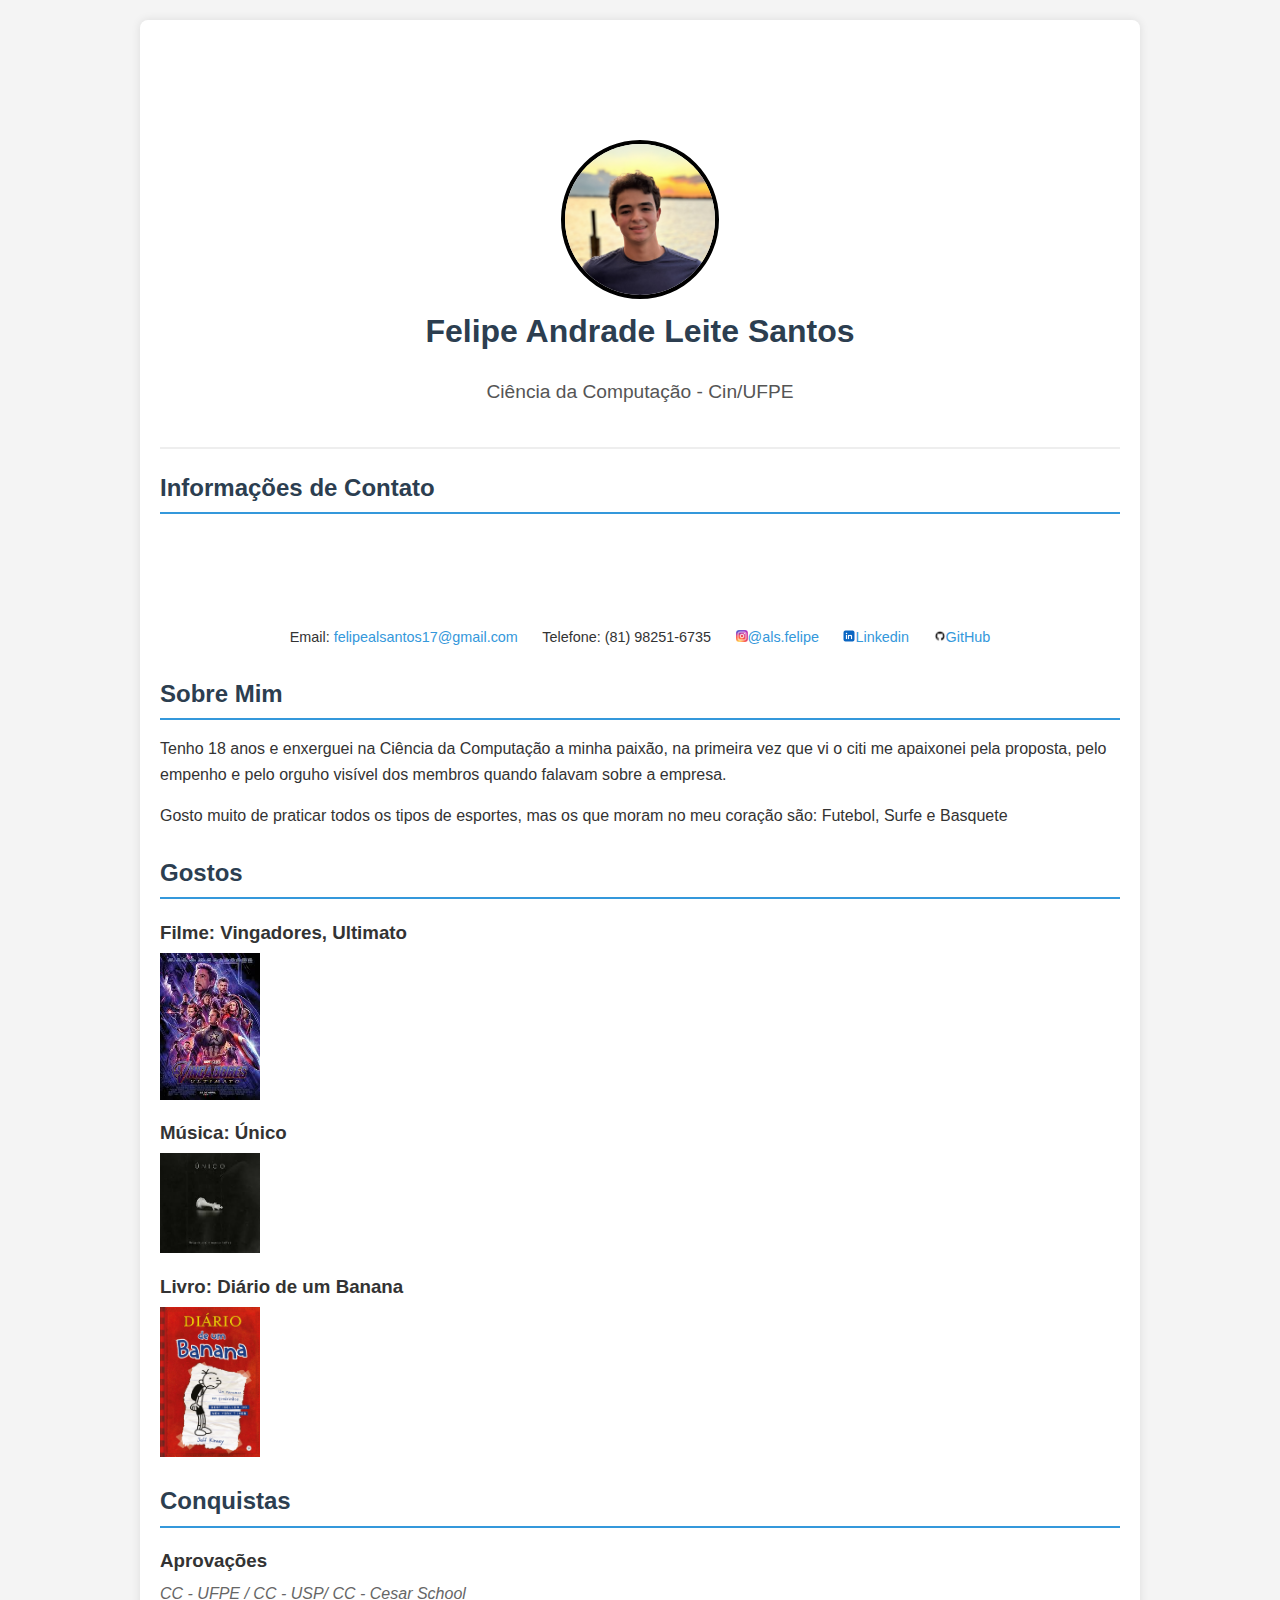
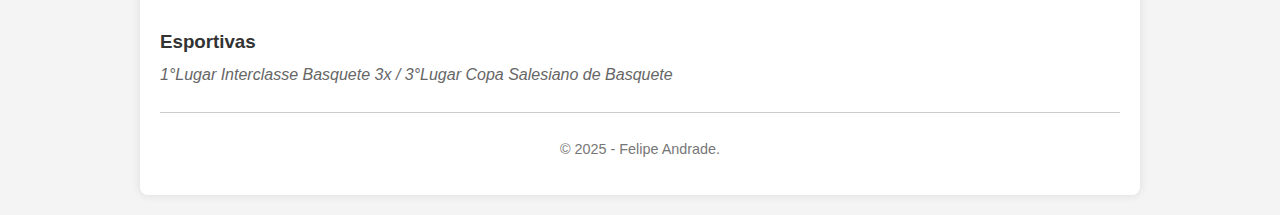
<file: index.html>
<!DOCTYPE html>
<html lang="pt-br">
<head>
    <meta charset="UTF-8">
    <meta name="viewport" content="width=device-width, initial-scale=1.0">
    <title>Experiência Felipe</title>
    
    <link rel="stylesheet" href="style.css">
</head>
<body>

    <div class="container">

        <header>
            <img src="./assets/profile.jpg" alt="profile pic" class="profile-picture">
            <h1>Felipe Andrade Leite Santos</h1>
            <p>Ciência da Computação - Cin/UFPE</p>
        </header>

        <section class="contato">
            <h2>Informações de Contato</h2>
            <ul>
                <li>Email: <a href="felipealsantos@gmail.com">felipealsantos17@gmail.com</a></li>
                <li>Telefone: (81) 98251-6735</li>
                <li><img src="./assets/instagram-logo.png" alt="insta-pic" class="media-img"><a href="https://www.instagram.com/als.felipe/" target="_blank">@als.felipe</a></li>
                <li><img src="./assets/LinkedinLogo.jpg" alt="linkedin-pic" class="media-img"><a href="https://linkedin.com/in/felipe-leite-b92060367" target="_blank">Linkedin</a></li>
                <li><img src="./assets/GitHubLogo.png" alt="github-pic" class="media-img"><a href="https://github.com/alsfelipe" target="_blank">GitHub</a></li>
            </ul>
        </section>

        <section class="sobre-mim">
            <h2>Sobre Mim</h2>
            <p>
                Tenho 18 anos e enxerguei na Ciência da Computação a minha paixão, 
                na primeira vez que vi o citi me apaixonei pela proposta, pelo empenho 
                e pelo orguho visível dos membros quando falavam sobre a empresa.
            </p>
            <p>
                Gosto muito de praticar todos os tipos de esportes, mas os que moram no meu coração 
                são: Futebol, Surfe e Basquete
            </p>
        </section>

        <section class="experiencia">
            <h2>Gostos</h2>

            <article class="experiencia-item">
                <h3>Filme: Vingadores, Ultimato</h3>
                <img src="./assets/Ultimato.jpg" alt="movie-img" class="likes-pics">

                <h3>Música: Único</h3>
                <img src="./assets/Unico.jpg" alt = "music-img" class="likes-pics">

                <h3>Livro: Diário de um Banana</h3>
                <img src="./assets/DiarioDeUmBanana.jpg" alt="book-img" class="likes-pics">

            </article>
            
            </section>

        <section class="formacao">
            <h2>Conquistas</h2>

            <article class="formacao-item">
                <h3>Aprovações</h3>
                <p>CC - UFPE / CC - USP/ CC - Cesar School</p>
            </article>

            <article class="formacao-item">
                <h3>Esportivas</h3>
                <p>1°Lugar Interclasse Basquete 3x / 3°Lugar Copa Salesiano de Basquete</p>
            </article>

        </section>

        <footer>
            <p>&copy; 2025 - Felipe Andrade.</p>
        </footer>

    </div> </body>
</html>
</file>
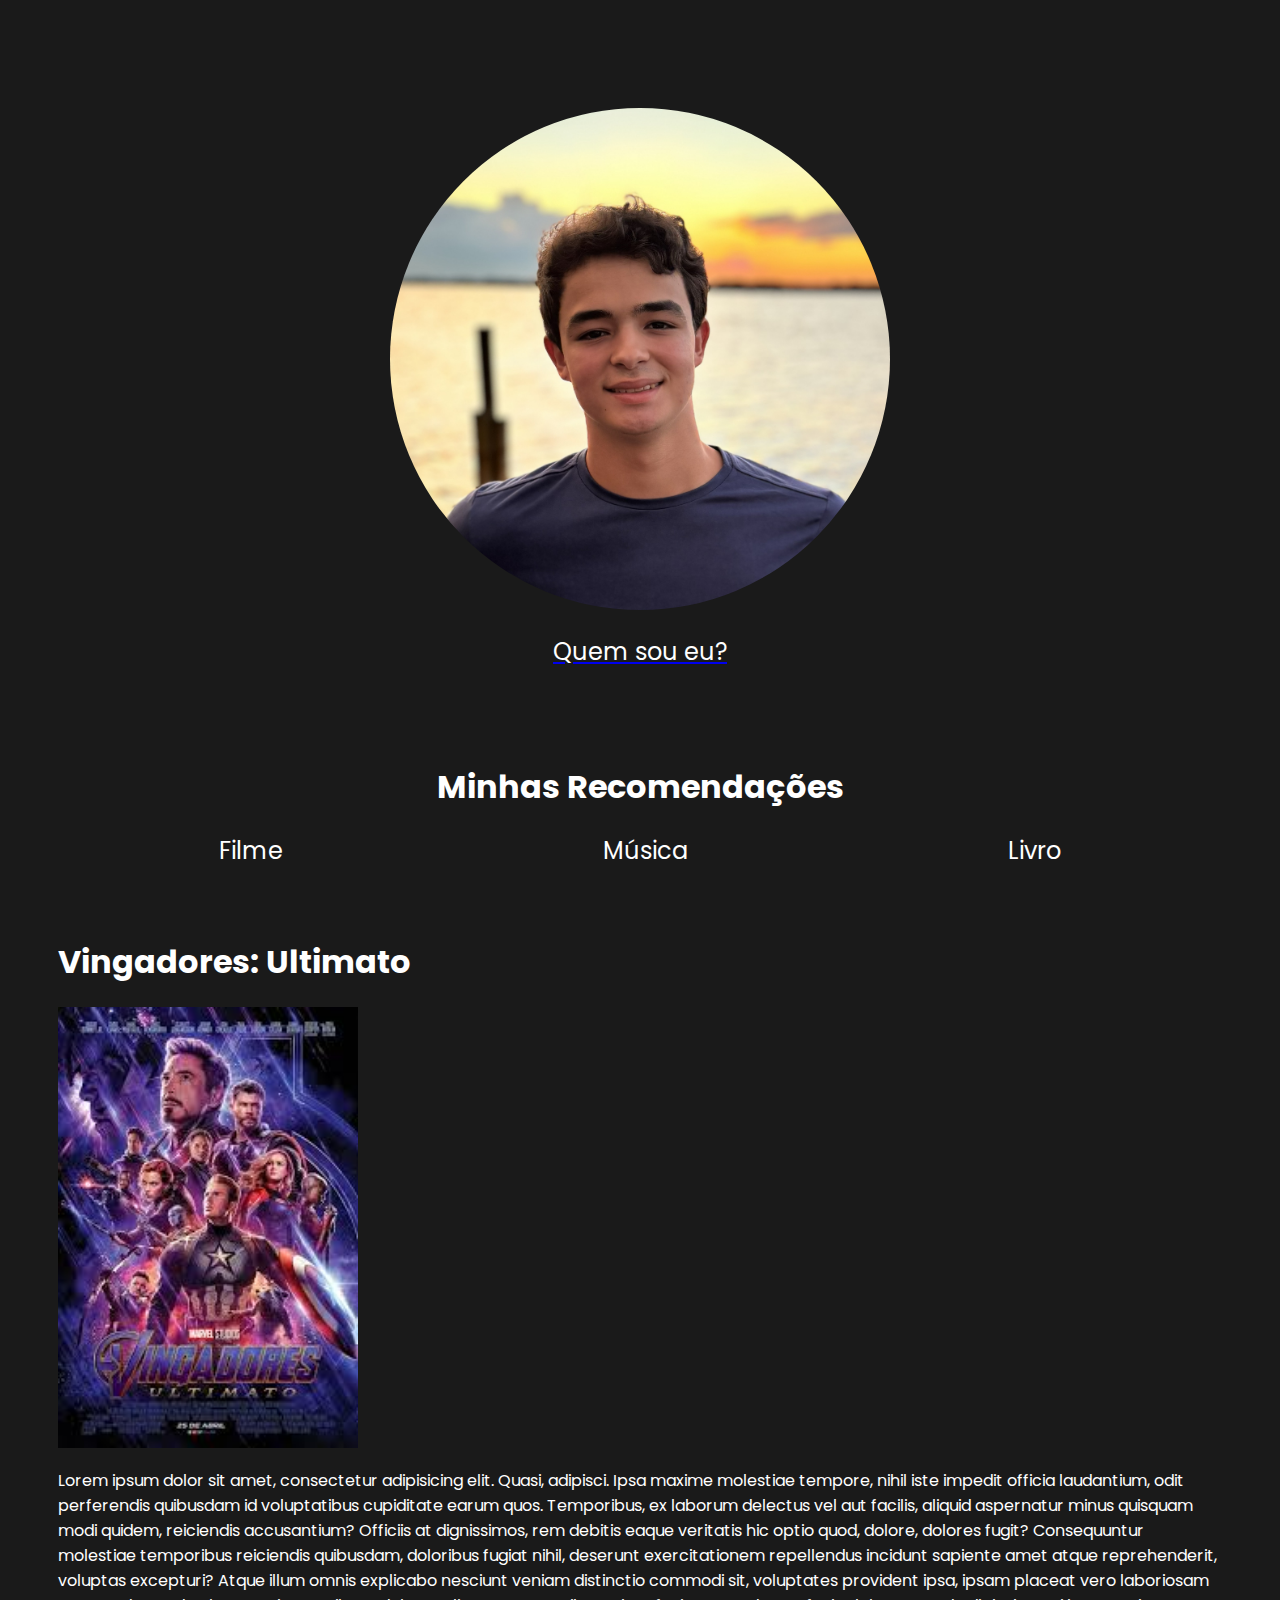
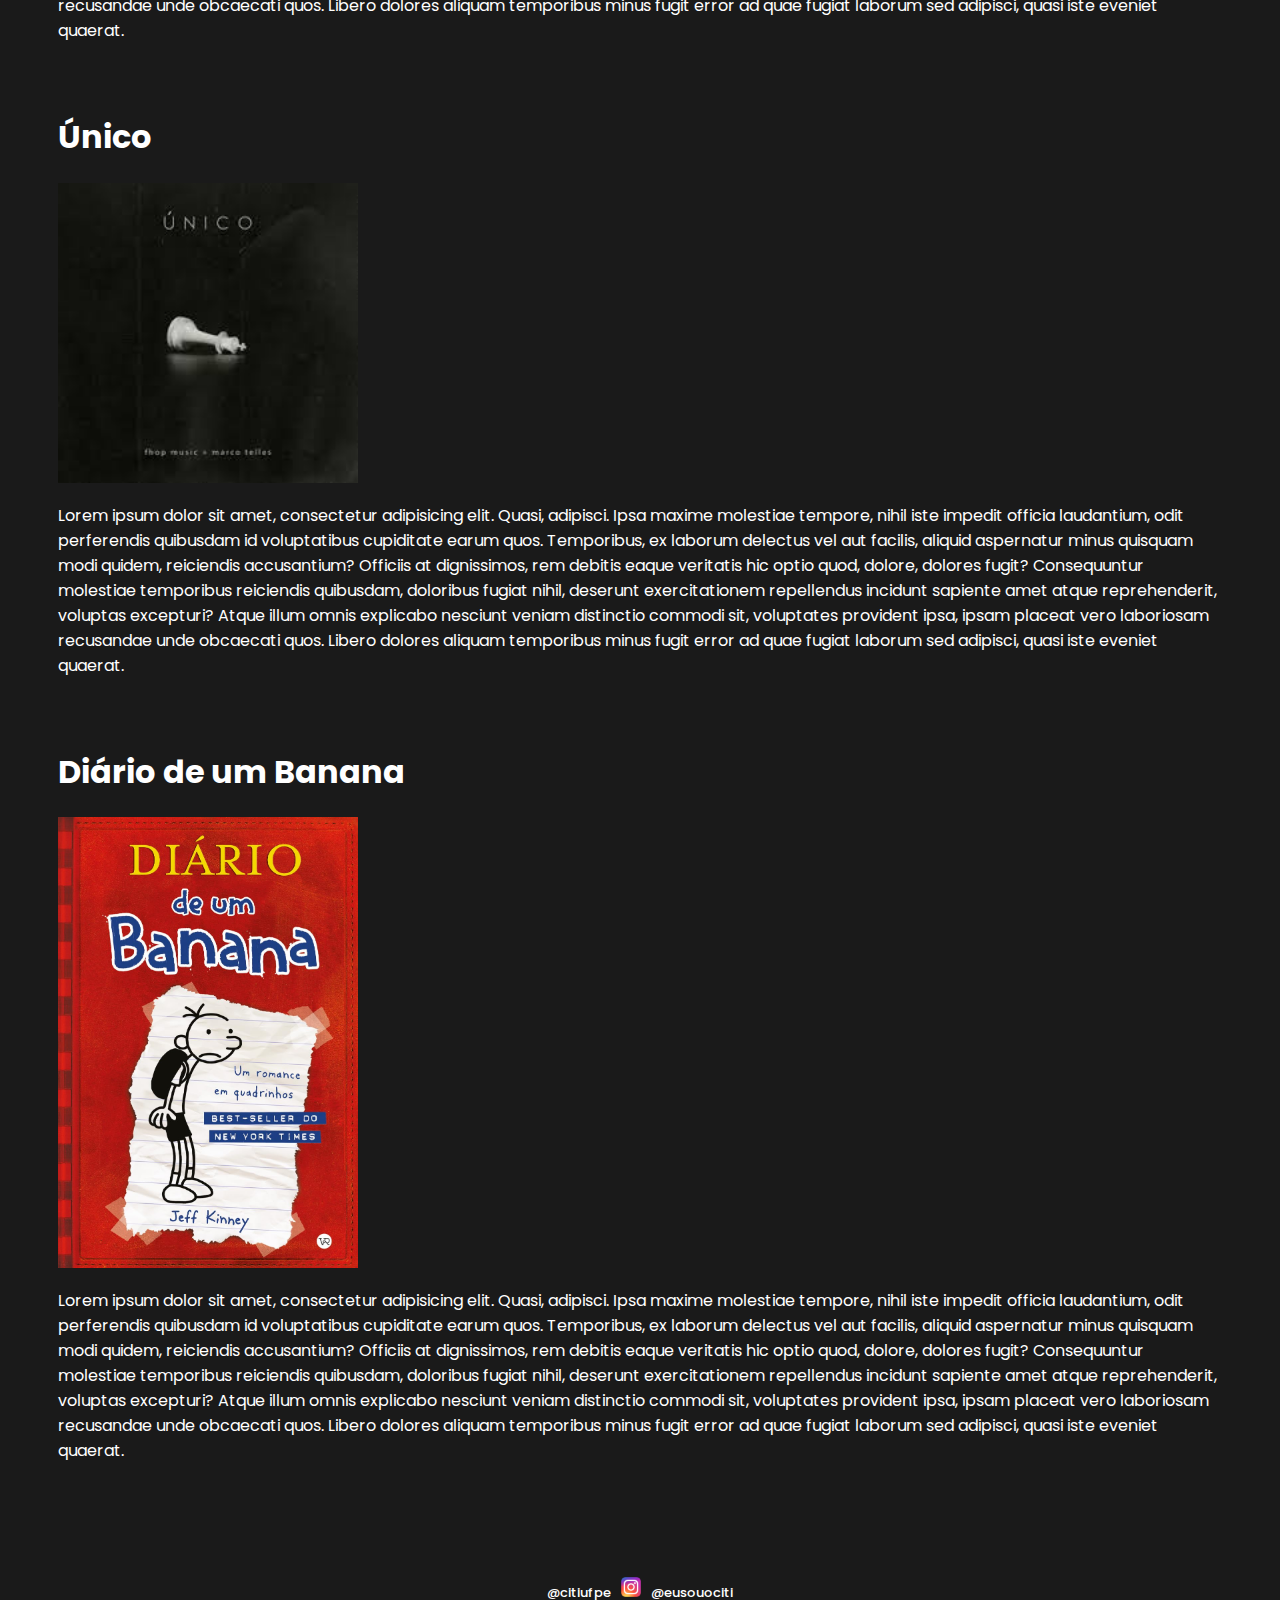
<file: Desafio1/index.html>
<!DOCTYPE html>

<html lang="en">
    <head>
        <meta charset="UTF-8">
        <meta name="viewport" content="width=device-width, initial-scale=1.0">
        <title>Página Inicial</title>
        <link rel="stylesheet" href="style.css">
        <link rel="preconnect" href="https://fonts.googleapis.com">
        <link rel="preconnect" href="https://fonts.gstatic.com" crossorigin>
        <link href="https://fonts.googleapis.com/css2?family=Poppins:ital,wght@0,100;0,200;0,300;0,400;0,500;0,600;0,700;0,800;0,900;1,100;1,200;1,300;1,400;1,500;1,600;1,700;1,800;1,900&family=Roboto:ital,wght@0,100..900;1,100..900&display=swap" rel="stylesheet">
    </head>

    <header>
        <img src="./assets/profile.jpg" alt="Profile Picture" class="profile-picture"/>
        <a href="./profile.html" target="_blank" class="about-me-link">
            <p class="about-me"> Quem sou eu? </p>
        </a>
        <h1>Minhas Recomendações </h1>
        <div class="nav-links">
            <a href="#movie" class="button">Filme</a>
            <a href="#music" class="button">Música</a>
            <a href="#book" class="button">Livro</a>
        </div>
    </header>
        
    <body>
        
        <div>

            <div id="movie">
                <h1>Vingadores: Ultimato</h1>
                <img src="./assets/Ultimato.jpg" alt="Vingadores: Ultimato Movie Poster"/>
                <p>Lorem ipsum dolor sit amet, consectetur adipisicing elit. Quasi, adipisci. Ipsa maxime molestiae tempore, nihil iste impedit officia laudantium, odit perferendis quibusdam id voluptatibus cupiditate earum quos. Temporibus, ex laborum delectus vel aut facilis, aliquid aspernatur minus quisquam modi quidem, reiciendis accusantium? Officiis at dignissimos, rem debitis eaque veritatis hic optio quod, dolore, dolores fugit? Consequuntur molestiae temporibus reiciendis quibusdam, doloribus fugiat nihil, deserunt exercitationem repellendus incidunt sapiente amet atque reprehenderit, voluptas excepturi? Atque illum omnis explicabo nesciunt veniam distinctio commodi sit, voluptates provident ipsa, ipsam placeat vero laboriosam recusandae unde obcaecati quos. Libero dolores aliquam temporibus minus fugit error ad quae fugiat laborum sed adipisci, quasi iste eveniet quaerat.</p>
            </div>

            <div id="music">
                <h1 >Único</h1>
                <img src="./assets/Unico.jpg" alt="Unico music poster"/>
                <p>Lorem ipsum dolor sit amet, consectetur adipisicing elit. Quasi, adipisci. Ipsa maxime molestiae tempore, nihil iste impedit officia laudantium, odit perferendis quibusdam id voluptatibus cupiditate earum quos. Temporibus, ex laborum delectus vel aut facilis, aliquid aspernatur minus quisquam modi quidem, reiciendis accusantium? Officiis at dignissimos, rem debitis eaque veritatis hic optio quod, dolore, dolores fugit? Consequuntur molestiae temporibus reiciendis quibusdam, doloribus fugiat nihil, deserunt exercitationem repellendus incidunt sapiente amet atque reprehenderit, voluptas excepturi? Atque illum omnis explicabo nesciunt veniam distinctio commodi sit, voluptates provident ipsa, ipsam placeat vero laboriosam recusandae unde obcaecati quos. Libero dolores aliquam temporibus minus fugit error ad quae fugiat laborum sed adipisci, quasi iste eveniet quaerat.</p>
            </div>

            <div id="book">
                <h1>Diário de um Banana</h1>
                <img src="./assets/DiarioDeUmBanana.jpg" alt="DiarioDeUmBanana Cover"/>
                <p>Lorem ipsum dolor sit amet, consectetur adipisicing elit. Quasi, adipisci. Ipsa maxime molestiae tempore, nihil iste impedit officia laudantium, odit perferendis quibusdam id voluptatibus cupiditate earum quos. Temporibus, ex laborum delectus vel aut facilis, aliquid aspernatur minus quisquam modi quidem, reiciendis accusantium? Officiis at dignissimos, rem debitis eaque veritatis hic optio quod, dolore, dolores fugit? Consequuntur molestiae temporibus reiciendis quibusdam, doloribus fugiat nihil, deserunt exercitationem repellendus incidunt sapiente amet atque reprehenderit, voluptas excepturi? Atque illum omnis explicabo nesciunt veniam distinctio commodi sit, voluptates provident ipsa, ipsam placeat vero laboriosam recusandae unde obcaecati quos. Libero dolores aliquam temporibus minus fugit error ad quae fugiat laborum sed adipisci, quasi iste eveniet quaerat.</p>
            </div>

        </div>
    </body>

    <footer>
        <a href="https://www.instagram.com/citiufpe/" target="_blank" class="footer-link">
            <h1>@citiufpe</h1>
        </a>
        
        <img src="./assets/instagram-logo.png" alt="Instagram Logo"/>

        <a href="https://www.instagram.com/eusouociti/" target="_blank" class="footer-link">
            <h1>@eusouociti</h1>
        </a>
    </footer>
</html>
</file>
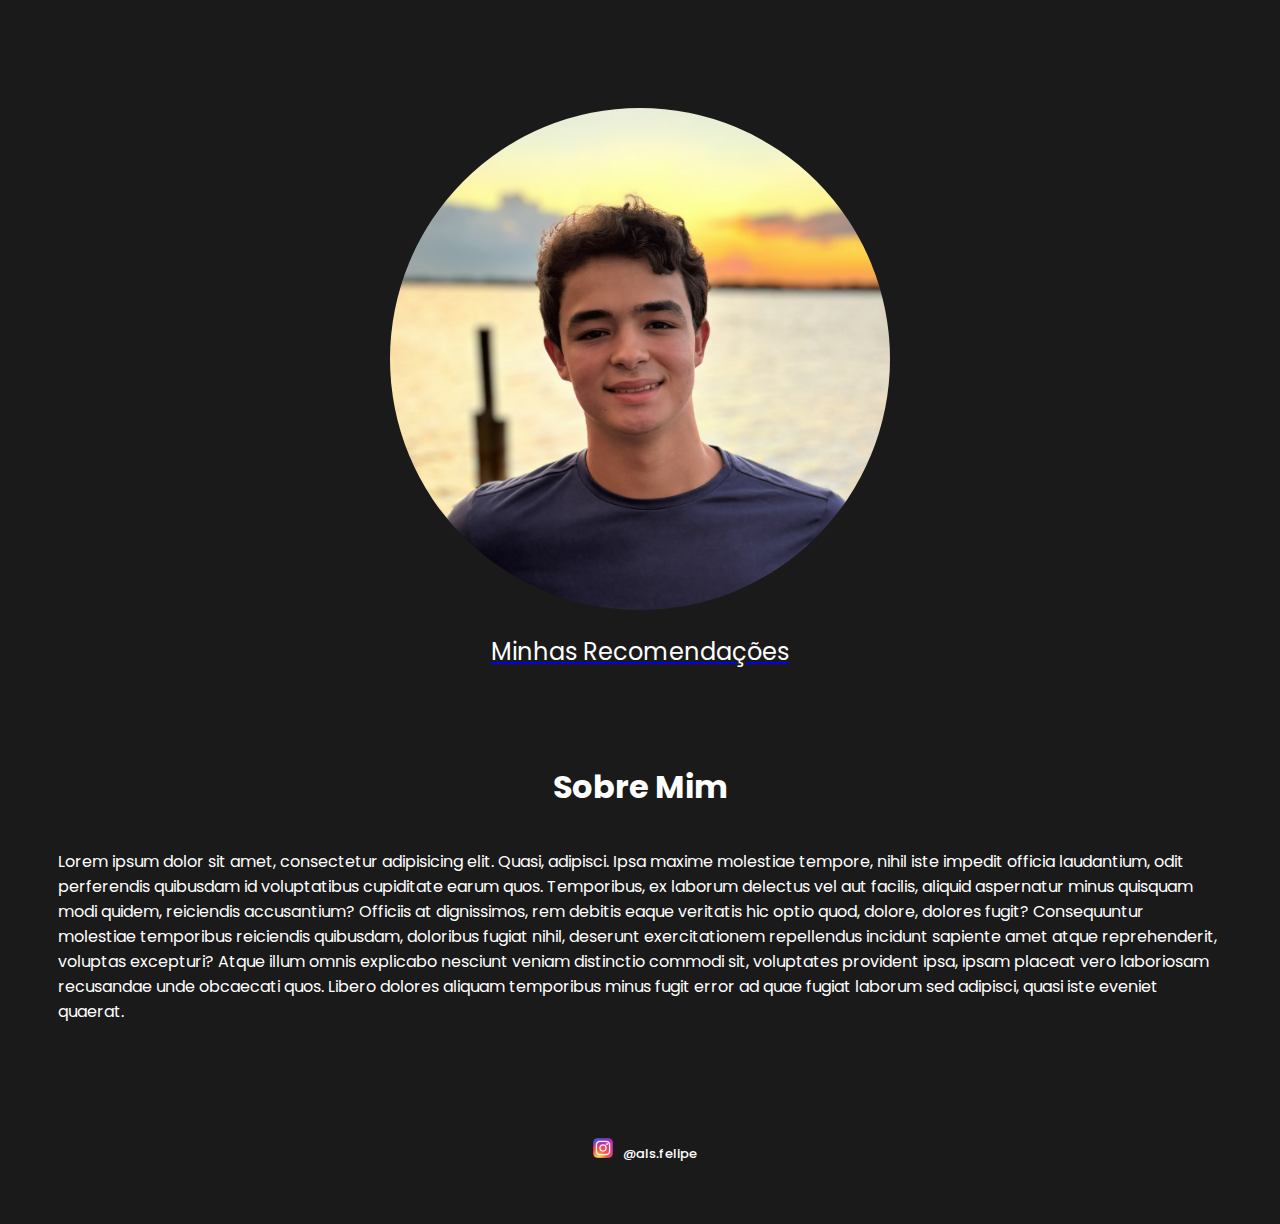
<file: Desafio1/profile.html>
<!DOCTYPE html>

<html lang="en">
    <head>
        <meta charset="UTF-8">
        <meta name="viewport" content="width=device-width, initial-scale=1.0">
        <title>Sobre Mim</title>
        <link rel="stylesheet" href="style.css">
        <link rel="preconnect" href="https://fonts.googleapis.com">
        <link rel="preconnect" href="https://fonts.gstatic.com" crossorigin>
        <link href="https://fonts.googleapis.com/css2?family=Poppins:ital,wght@0,100;0,200;0,300;0,400;0,500;0,600;0,700;0,800;0,900;1,100;1,200;1,300;1,400;1,500;1,600;1,700;1,800;1,900&family=Roboto:ital,wght@0,100..900;1,100..900&display=swap" rel="stylesheet">
    </head>

    <header>
        <img src="./assets/profile.jpg" alt="Profile Picture" class="profile-picture"/>
        <a href="./index.html" target="_blank" class="about-me-link">
            <p class="about-me"> Minhas Recomendações </p>
        </a>
        <h1>Sobre Mim</h1>
    </header>

    <body>
        <p>Lorem ipsum dolor sit amet, consectetur adipisicing elit. Quasi, adipisci. Ipsa maxime molestiae tempore, nihil iste impedit officia laudantium, odit perferendis quibusdam id voluptatibus cupiditate earum quos. Temporibus, ex laborum delectus vel aut facilis, aliquid aspernatur minus quisquam modi quidem, reiciendis accusantium? Officiis at dignissimos, rem debitis eaque veritatis hic optio quod, dolore, dolores fugit? Consequuntur molestiae temporibus reiciendis quibusdam, doloribus fugiat nihil, deserunt exercitationem repellendus incidunt sapiente amet atque reprehenderit, voluptas excepturi? Atque illum omnis explicabo nesciunt veniam distinctio commodi sit, voluptates provident ipsa, ipsam placeat vero laboriosam recusandae unde obcaecati quos. Libero dolores aliquam temporibus minus fugit error ad quae fugiat laborum sed adipisci, quasi iste eveniet quaerat.</p>
    </body>

        <footer>
            
            <img src="./assets/instagram-logo.png" alt="Instagram Logo"/>

            <a href="https://www.instagram.com/als.felipe/" target="_blank" class="footer-link">
                <h1>@als.felipe</h1>
            </a>
        </footer>

</html>
</file>
<file: style.css>
body {
    font-family: Arial, sans-serif;
    line-height: 1.6;
    background-color: #f4f4f4;
    color: #333;
    margin: 0;
    padding: 0;
}

.container {
    width: 80%;
    max-width: 960px; 
    margin: 20px auto;
    background: #fff;
    padding: 20px;
    box-shadow: 0 0 10px rgba(0,0,0,0.1);
    border-radius: 8px; 
}

header {
    text-align: center;
    border-bottom: 2px solid #eee; 
    padding-bottom: 20px;
    margin-bottom: 20px;
}

header h1 {
    margin: 0;
    color: #2c3e50; 
}

header p {
    font-size: 1.2em;
    color: #555;
    font-weight: 300;
}

.profile-picture{
    width: 150px;
    height: auto;
    border-radius: 100%;
    margin-top: 100px  ;
    border-color: white;
    border-width: 100px;
    border: 4px solid black;
}

.media-img{
    width: 12px;
    height: auto;
    margin-top: 100px  ;
    border-color: white;
    border-width: 100px;
}

.contato ul {
    list-style: none;
    padding: 0;
    text-align: center;
}

.contato li {
    display: inline-block;
    margin: 0 10px;
    font-size: 0.9em;
}

a {
    color: #3498db;
    text-decoration: none;
}

a:hover {
    text-decoration: underline;
}

section {
    margin-bottom: 25px;
}

section h2 {
    border-bottom: 2px solid #3498db; 
    padding-bottom: 5px;
    color: #2c3e50;
    margin-bottom: 15px;
}

.experiencia-item, .formacao-item {
    margin-bottom: 20px;
}

.experiencia-item h3, .formacao-item h3 {
    margin-bottom: 5px;
    color: #333;
}

.experiencia-item p, .formacao-item p {
    margin: 0;
    font-style: italic;
    color: #666;
    margin-bottom: 5px;
}

.experiencia-item ul {
    margin-top: 10px;
}

.habilidades ul {
    list-style: none;
    padding: 0;
}

.habilidades li {
    background: #3498db;
    color: #fff; 
    padding: 5px 12px;
    margin-bottom: 8px;
    margin-right: 8px;
    border-radius: 5px;
    display: inline-block;
    font-size: 0.9em;
}

footer {
    text-align: center;
    margin-top: 20px;
    padding-top: 10px;
    border-top: 1px solid #ccc;
    font-size: 0.9em;
    color: #777;
}

.likes-pics{
    display: flex;
    justify-content: space-between;
    width: 100px;
    height: auto;
}
</file>
<file: Desafio1/style.css>
html{
    padding-left: 50px;
    padding-right: 50px;
    background-color: rgb(26, 26, 26);
    scroll-behavior: smooth;
}

header {
    display: flex;
    flex-direction: column;
    align-items: center;
}

li {
    color:white;
}

p {
    font-family: 'Poppins', sans-serif;
    color: white;
}

h1 {
    font-family: 'Poppins', sans-serif;
    color: white;
}

body img{
    width: 300px;
    height: auto;
}

body h1 {
    margin-top: 70px;
}

.about-me-link {
    display: flex;
    flex-direction: column;
    align-items: center;
    font-size: x-large;
    color: transparent,
}

.about-me-link:hover {
    color:rgb(33, 255, 21);
}

.nav-links{
    display: flex;
    flex-direction: row;
    align-items: center;
    justify-content: space-between;
    padding-left: 50px;
    padding-right: 50px;
    gap: 300px;
}



.button{
    text-decoration: none;
    color: white;
    font-size: xx-large;
    font-family: 'Poppins', sans-serif;
    padding-left: 10px;
    padding-right: 10px;
    font-size:x-large;

}

.button:hover{
    background-color: white;
    color: rgb(26, 26, 26);
}



.profile-picture{
    width: 500px;
    height: auto;
    border-radius: 100%;
    margin-top: 100px  ;
    border-color: white;
    border-width: 100px;
}

footer{
    height: 50px;
    display: flex;
    flex-direction: row;
    align-items: baseline;
    justify-content: center;
    margin-top: 50px;
    margin-bottom: 100px;
}

footer a{
    text-decoration: none;
    color: black;
    display: flex;
    flex-direction: row;
    align-items: center;

}

footer img{
    width: 20px;
    height: 20px;
    margin-right: 10px;
    margin-left: 10px;
}

footer h1{
    font-size: small;
    font-weight: 500;
}

footer h1:hover{
    color: rgb(33, 255, 21);
}

@media (width <= 890px) {
    .nav-links{
        flex-direction: column;
        gap: 10px;
    }

    .profile-picture{
        width:200px;
    }
}
</file>
